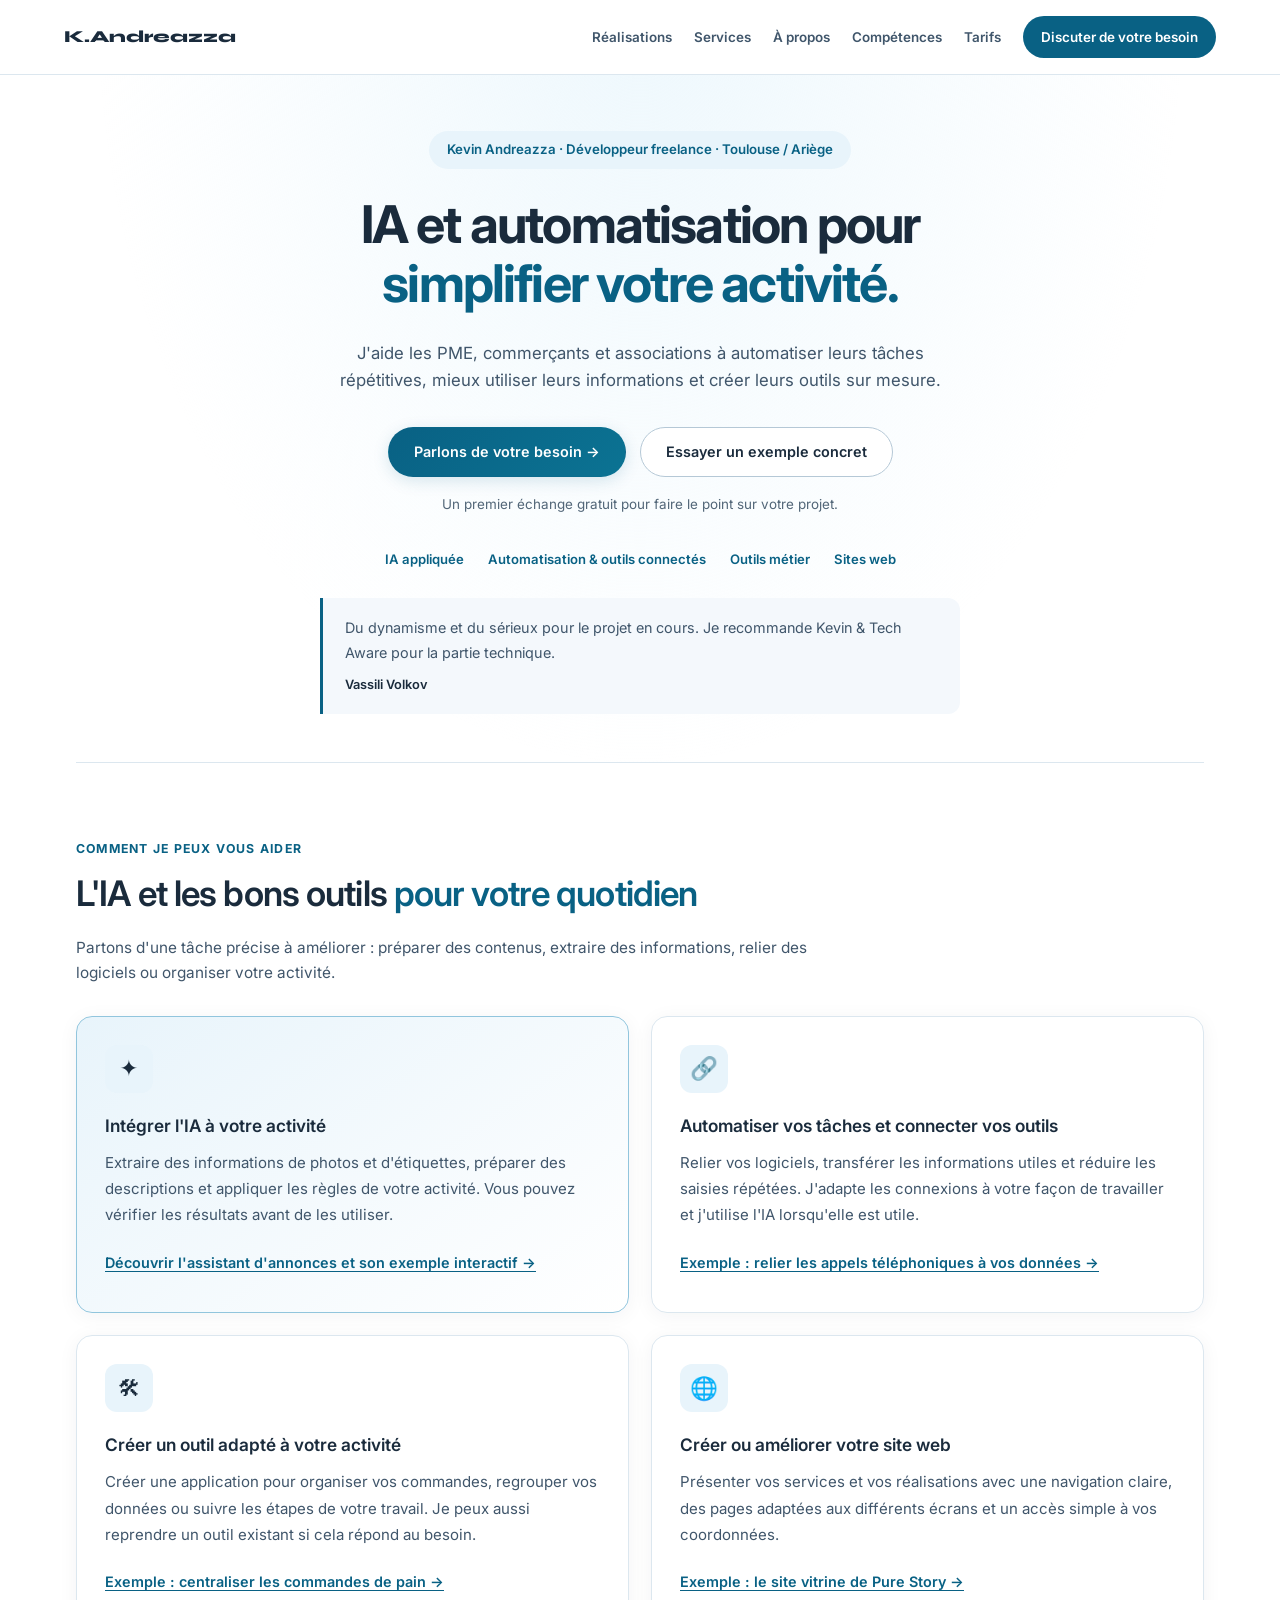
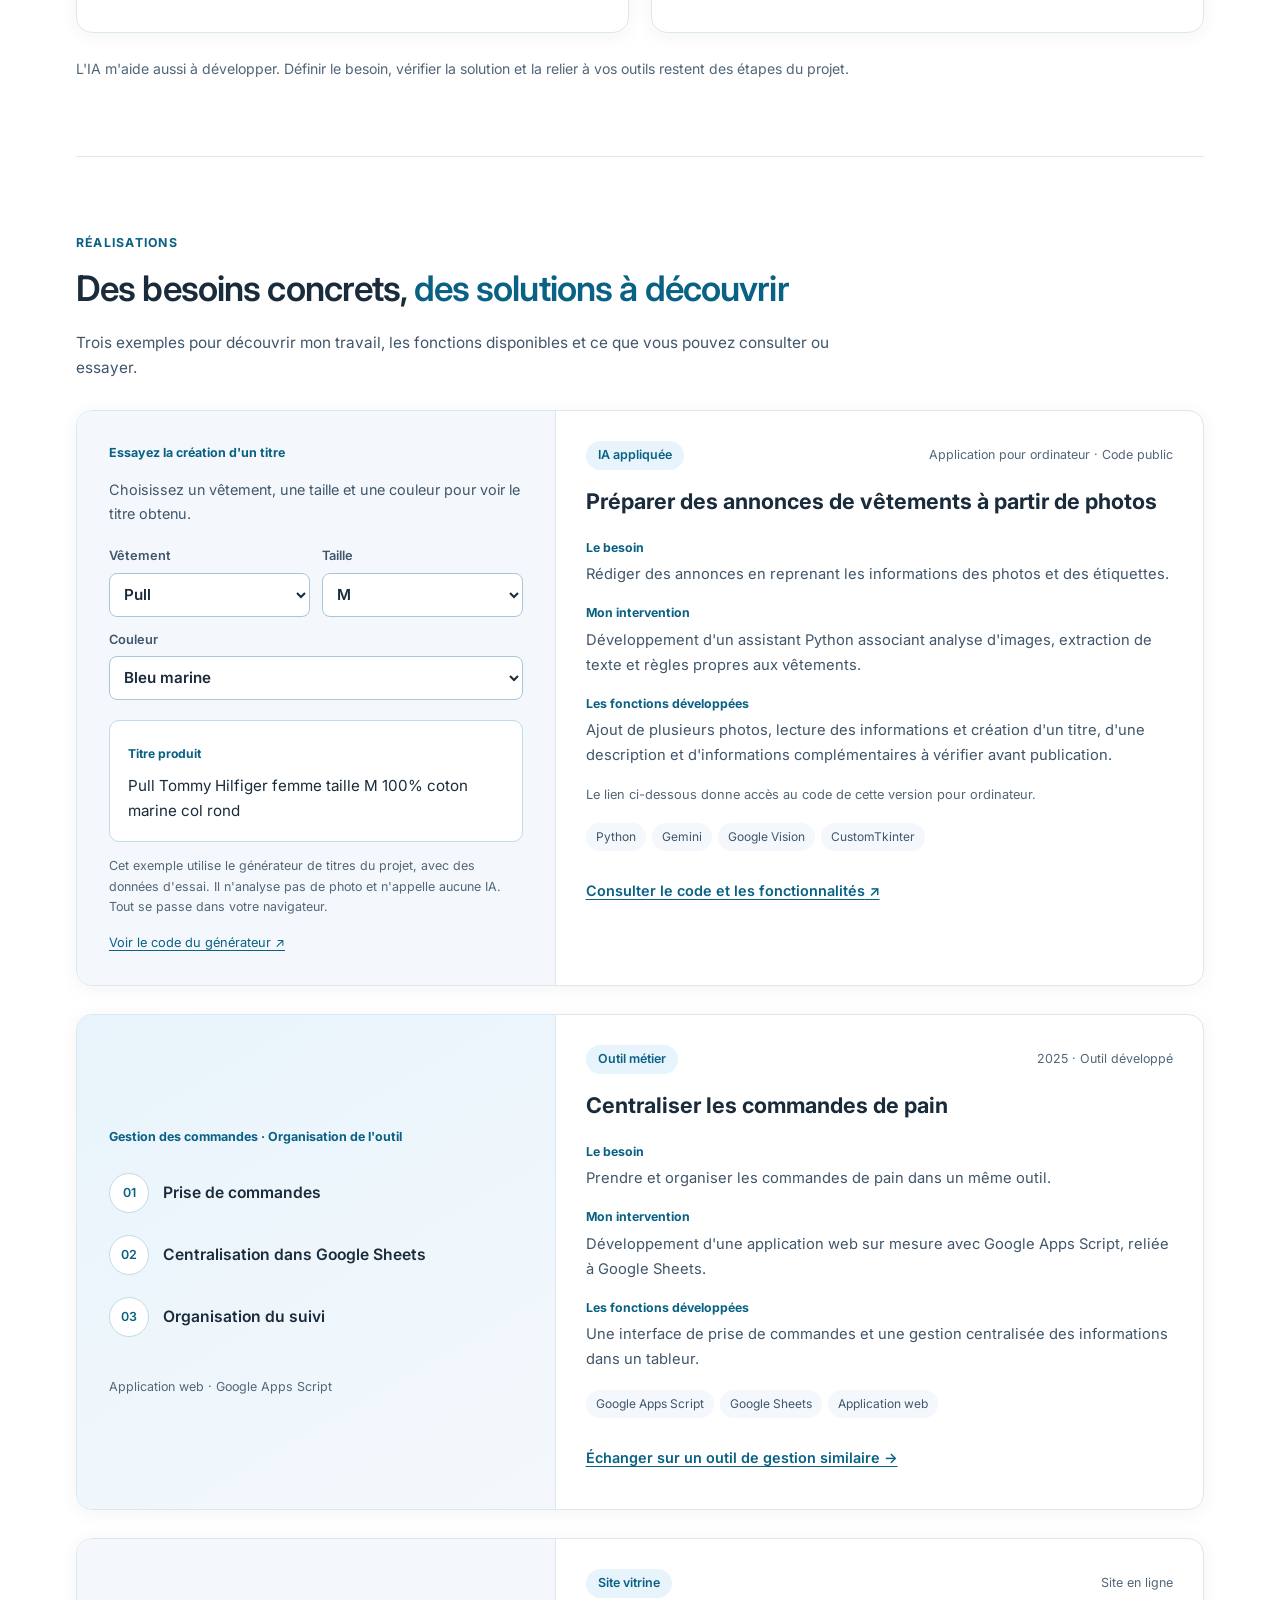
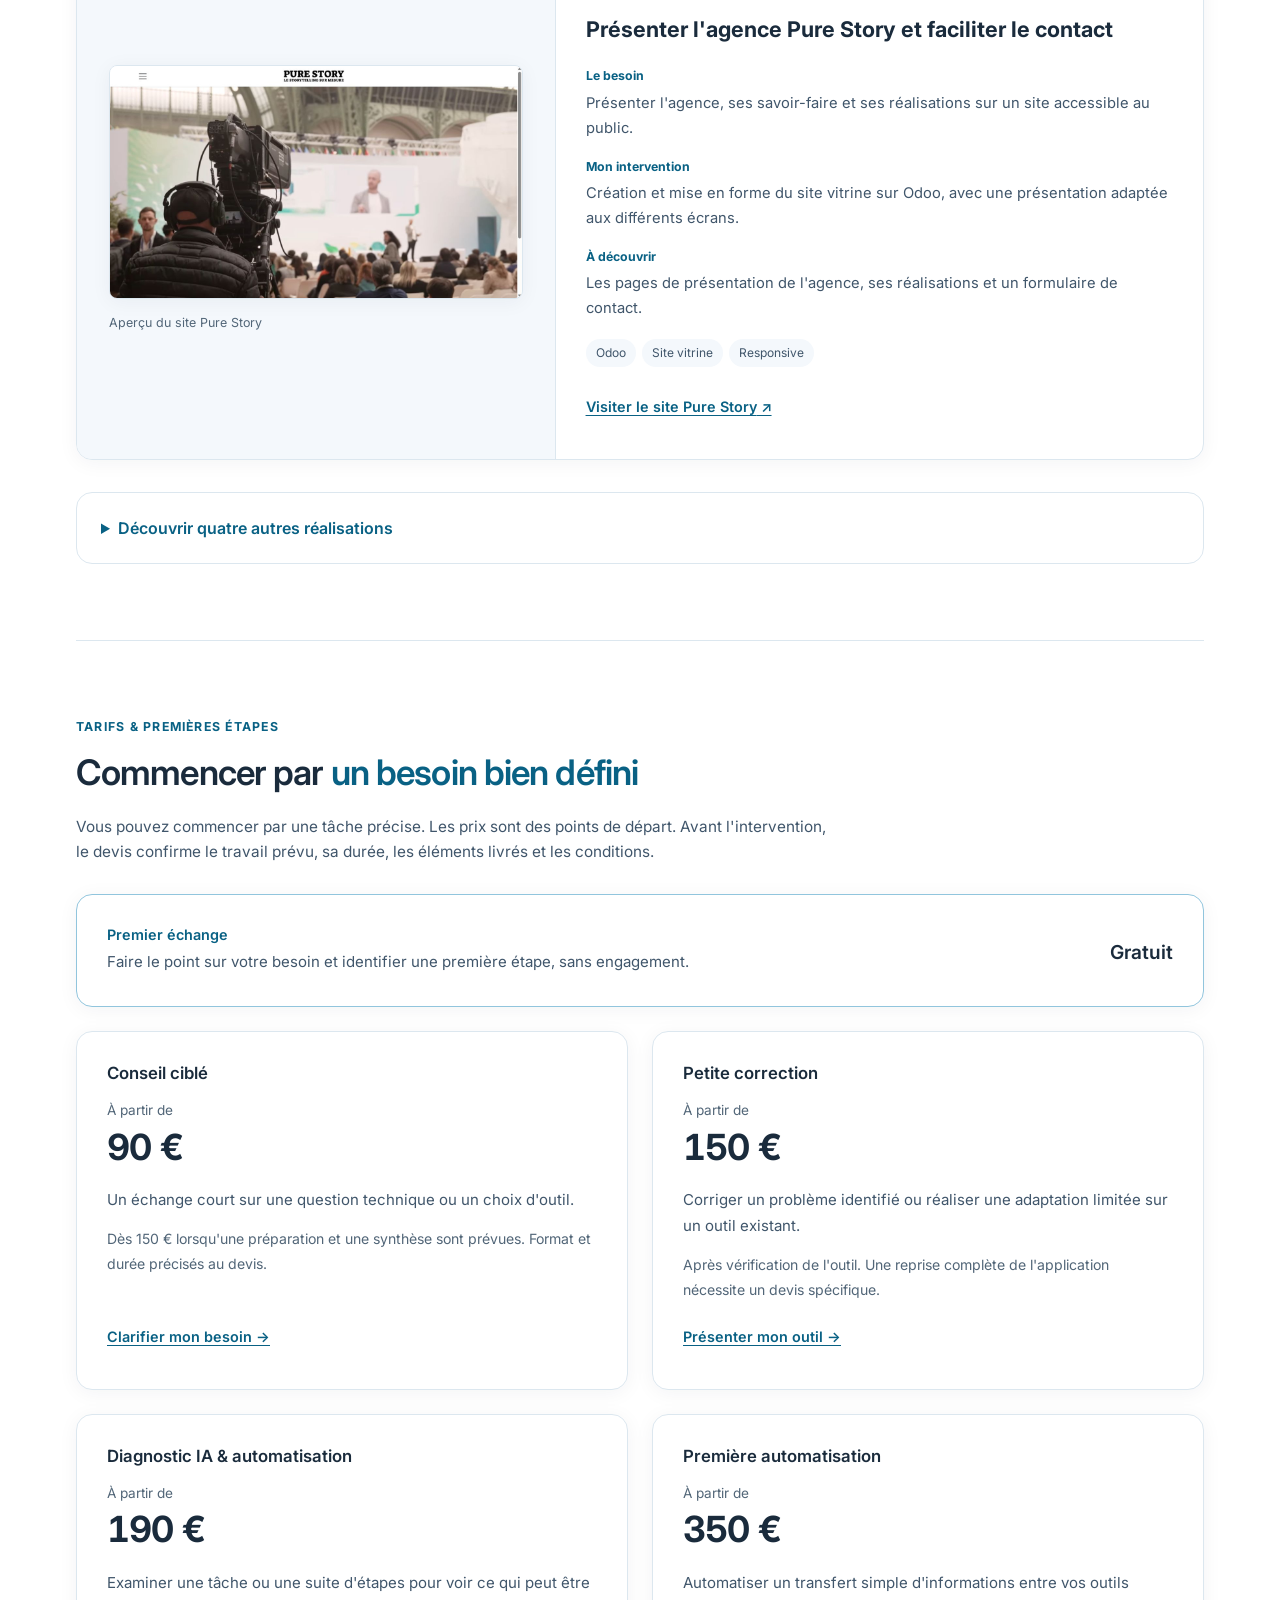
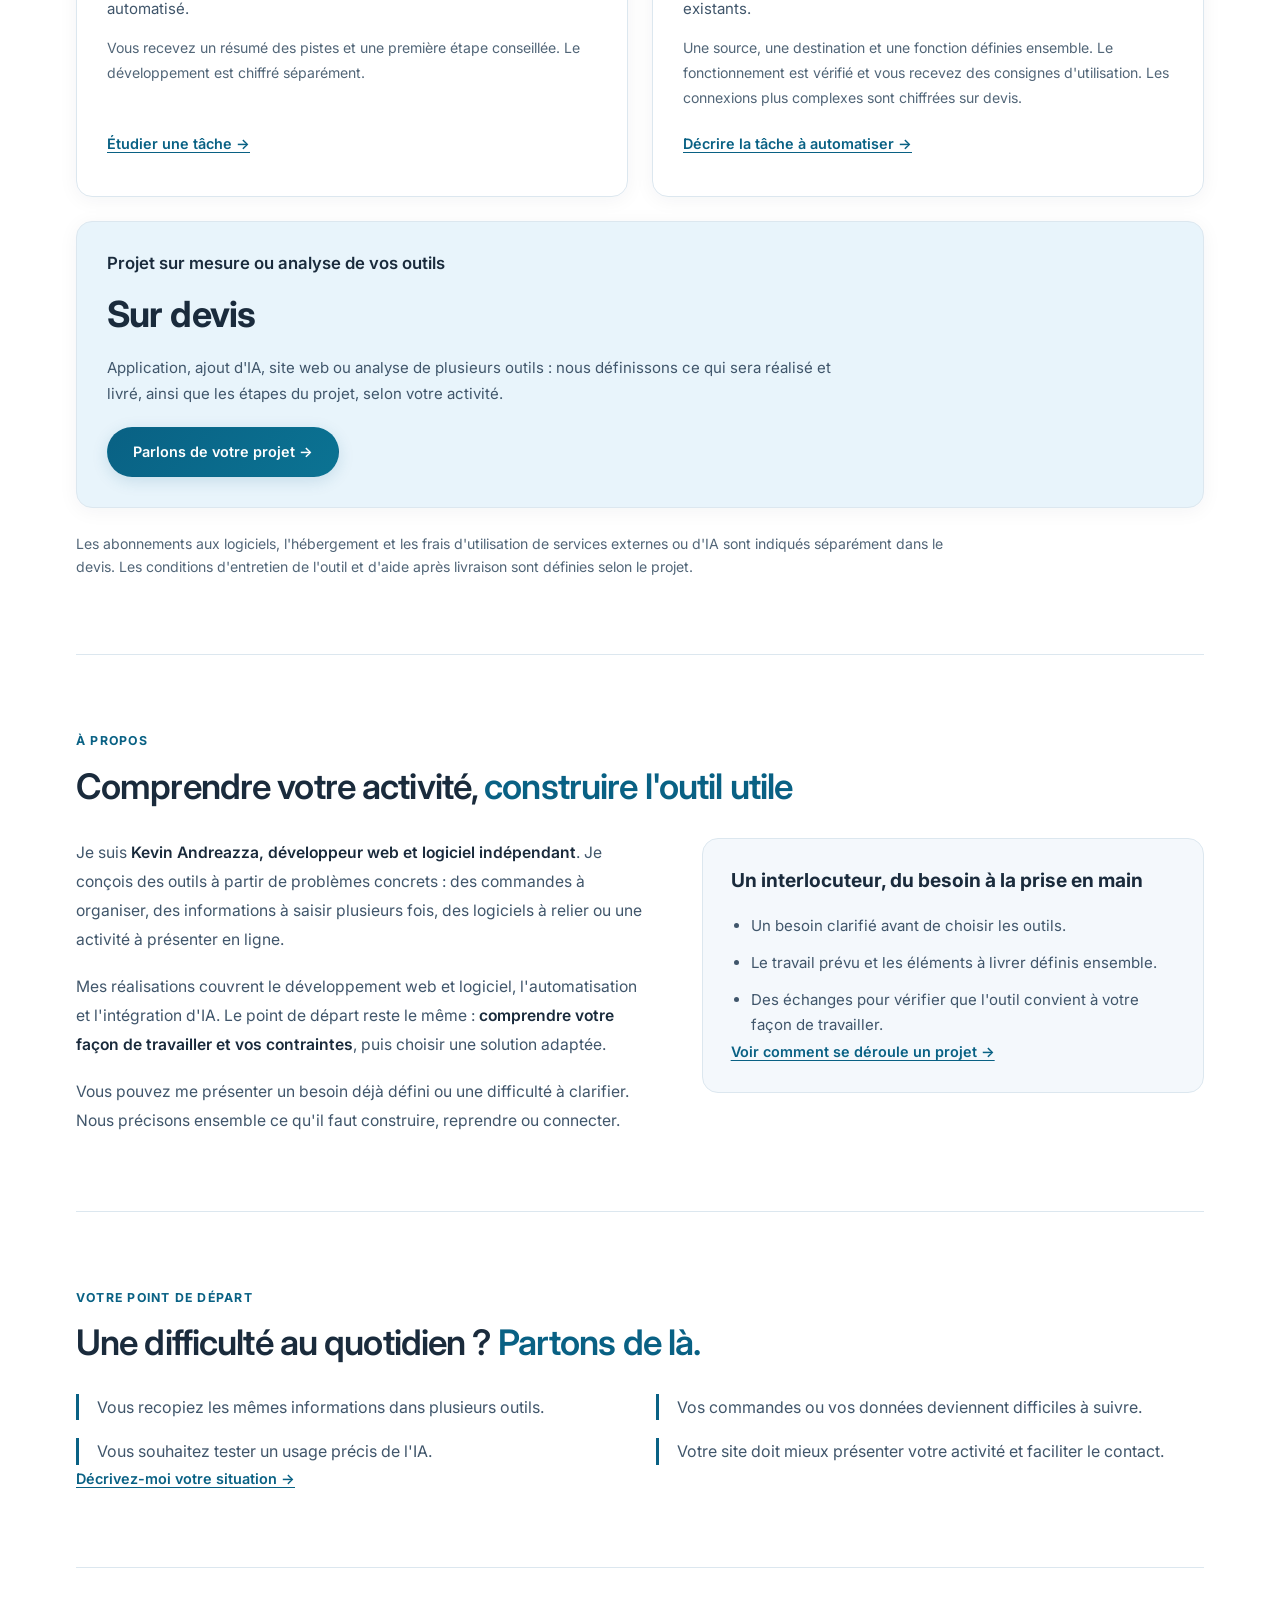
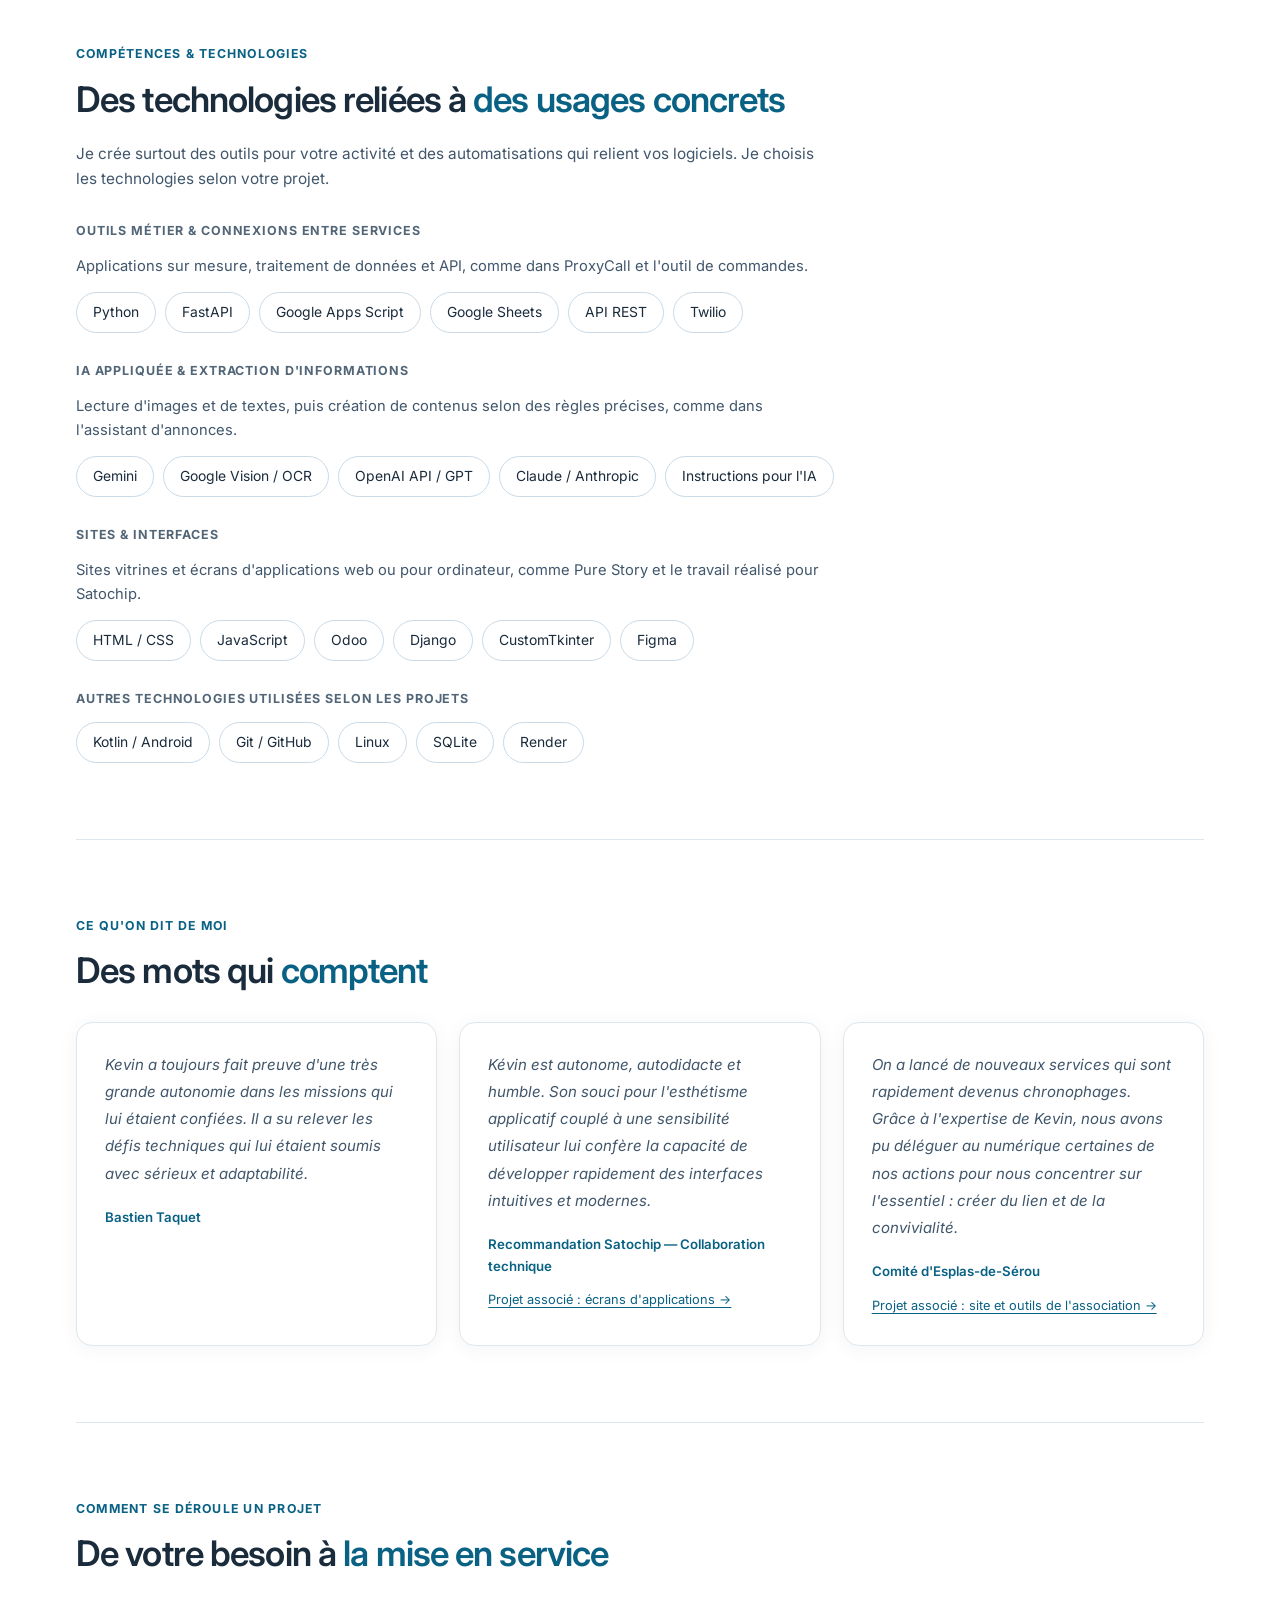
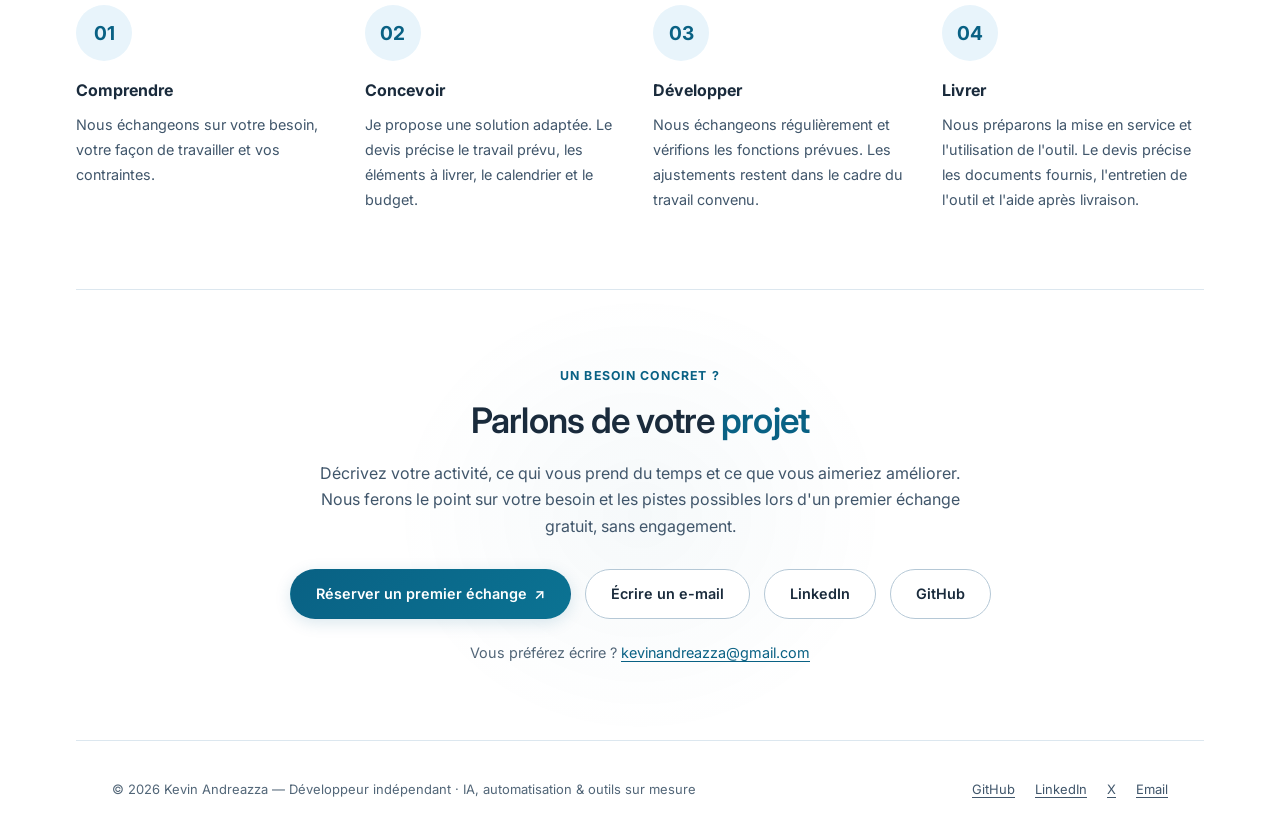
<file: docs/index.html>
<!DOCTYPE html>
<html lang="fr">
<head>
  <meta charset="UTF-8">
  <meta name="viewport" content="width=device-width, initial-scale=1.0">
  <title>Kevin Andreazza — Développeur freelance · IA & automatisation sur mesure</title>
  <meta name="description" content="Kevin Andreazza, développeur freelance à Toulouse et en Ariège. IA appliquée, automatisation et outils sur mesure pour simplifier votre activité. Découvrez mes réalisations et des prestations pour démarrer.">
  <link rel="canonical" href="https://tech-aware.github.io/dev_profile_kevin/">
  <meta name="theme-color" content="#096184">
  <meta property="og:type" content="website">
  <meta property="og:locale" content="fr_FR">
  <meta property="og:title" content="Kevin Andreazza — IA et automatisation sur mesure">
  <meta property="og:description" content="IA appliquée, automatisation et outils métier pour les PME, commerçants et associations.">
  <meta property="og:url" content="https://tech-aware.github.io/dev_profile_kevin/">
  <meta name="twitter:card" content="summary">
  <link rel="icon" href="assets/favicon.svg" type="image/svg+xml">
  <link rel="preconnect" href="https://fonts.googleapis.com">
  <link rel="preconnect" href="https://fonts.gstatic.com" crossorigin>
  <link rel="stylesheet" href="css/style.css?v=20261027-5">
</head>
<body>
<a class="skip-link" href="#contenu">Aller au contenu</a>

<div class="bg-gradient" aria-hidden="true"></div>

<nav aria-label="Navigation principale">
  <a class="logo" href="#top" aria-label="Kevin Andreazza, accueil">K.Andreazza</a>
  <button class="nav-toggle" type="button" aria-expanded="false" aria-controls="navigation-links">Menu <span aria-hidden="true">☰</span></button>
  <div class="nav-links" id="navigation-links">
    <a href="#projects">Réalisations</a>
    <a href="#services">Services</a>
    <a href="#about">À propos</a>
    <a href="#stack">Compétences</a>
    <a href="#pricing">Tarifs</a>
    <a href="#contact" class="nav-cta">Discuter de votre besoin</a>
  </div>
</nav>

<main id="contenu" tabindex="-1">
<!-- HERO -->
<section class="hero" id="top">
  <div class="hero-label">Kevin Andreazza · Développeur freelance · Toulouse / Ariège</div>
  <h1>IA et automatisation pour <em>simplifier votre activité.</em></h1>
  <p class="hero-sub">J'aide les PME, commerçants et associations à automatiser leurs tâches répétitives, mieux utiliser leurs informations et créer leurs outils sur mesure.</p>
  <div class="hero-actions">
    <a href="#contact" class="btn-primary">Parlons de votre besoin →</a>
    <a href="#demo-titre" class="btn-secondary">Essayer un exemple concret</a>
  </div>
  <p class="hero-note">Un premier échange gratuit pour faire le point sur votre projet.</p>
  <ul class="hero-skills" aria-label="Domaines d'intervention">
    <li>IA appliquée</li><li>Automatisation &amp; outils connectés</li><li>Outils métier</li><li>Sites web</li>
  </ul>
  <figure class="hero-testimonial">
    <blockquote><p>Du dynamisme et du sérieux pour le projet en cours. Je recommande Kevin &amp; Tech Aware pour la partie technique.</p></blockquote>
    <figcaption>Vassili Volkov</figcaption>
  </figure>
</section>

<div class="section-divider"></div>

<!-- SERVICES -->
<section id="services">
  <div class="section-label reveal">Comment je peux vous aider</div>
  <h2 class="section-title reveal-3d">L'IA et les bons outils <em>pour votre quotidien</em></h2>
  <p class="section-intro">Partons d'une tâche précise à améliorer : préparer des contenus, extraire des informations, relier des logiciels ou organiser votre activité.</p>
  <div class="services-grid">
    <article class="service-card service-card-featured reveal-3d">
      <div class="service-icon" aria-hidden="true">✦</div>
      <h3>Intégrer l'IA à votre activité</h3>
      <p>Extraire des informations de photos et d'étiquettes, préparer des descriptions et appliquer les règles de votre activité. Vous pouvez vérifier les résultats avant de les utiliser.</p>
      <a class="project-link" href="#case-vinted">Découvrir l'assistant d'annonces et son exemple interactif →</a>
    </article>
    <article class="service-card reveal-3d">
      <div class="service-icon" aria-hidden="true">🔗</div>
      <h3>Automatiser vos tâches et connecter vos outils</h3>
      <p>Relier vos logiciels, transférer les informations utiles et réduire les saisies répétées. J'adapte les connexions à votre façon de travailler et j'utilise l'IA lorsqu'elle est utile.</p>
      <a class="project-link" href="#project-proxycall">Exemple : relier les appels téléphoniques à vos données →</a>
    </article>
    <article class="service-card reveal-3d">
      <div class="service-icon" aria-hidden="true">🛠</div>
      <h3>Créer un outil adapté à votre activité</h3>
      <p>Créer une application pour organiser vos commandes, regrouper vos données ou suivre les étapes de votre travail. Je peux aussi reprendre un outil existant si cela répond au besoin.</p>
      <a class="project-link" href="#case-pain">Exemple : centraliser les commandes de pain →</a>
    </article>
    <article class="service-card reveal-3d">
      <div class="service-icon" aria-hidden="true">🌐</div>
      <h3>Créer ou améliorer votre site web</h3>
      <p>Présenter vos services et vos réalisations avec une navigation claire, des pages adaptées aux différents écrans et un accès simple à vos coordonnées.</p>
      <a class="project-link" href="#case-pure-story">Exemple : le site vitrine de Pure Story →</a>
    </article>
  </div>
  <p class="service-note">L'IA m'aide aussi à développer. Définir le besoin, vérifier la solution et la relier à vos outils restent des étapes du projet.</p>
</section>

<div class="section-divider"></div>

<!-- PROJECTS -->
<section id="projects">
  <div class="section-label reveal">Réalisations</div>
  <h2 class="section-title reveal-3d">Des besoins concrets, <em>des solutions à découvrir</em></h2>
  <p class="section-intro">Trois exemples pour découvrir mon travail, les fonctions disponibles et ce que vous pouvez consulter ou essayer.</p>
  <div class="case-studies">
    <article class="case-study reveal" id="case-vinted">
      <div class="case-visual demo-visual" id="demo-titre">
        <p class="visual-label">Essayez la création d'un titre</p>
        <p class="demo-intro" id="demo-explanation">Choisissez un vêtement, une taille et une couleur pour voir le titre obtenu.</p>
        <div class="title-demo" hidden>
          <div class="demo-fields" role="group" aria-describedby="demo-explanation">
            <label for="demo-garment">Vêtement<select id="demo-garment"><option value="pull">Pull</option><option value="gilet">Gilet</option></select></label>
            <label for="demo-size">Taille<select id="demo-size"><option>S</option><option selected>M</option><option>L</option><option>XL</option></select></label>
            <label for="demo-color">Couleur<select id="demo-color"><option value="bleu marine">Bleu marine</option><option value="rouge">Rouge</option><option value="beige">Beige</option></select></label>
          </div>
          <div class="demo-result"><span id="demo-output-label">Titre produit</span><output id="demo-output" aria-labelledby="demo-output-label" aria-live="polite"></output></div>
        </div>
        <p class="demo-fallback">Exemple de titre : Pull Tommy Hilfiger femme taille M 100% coton marine col rond.</p>
        <p class="visual-caption">Cet exemple utilise le générateur de titres du projet, avec des données d'essai. Il n'analyse pas de photo et n'appelle aucune IA. Tout se passe dans votre navigateur.</p>
        <a class="demo-source" href="https://github.com/Tech-Aware/vinted-assistant-v1.0.0/blob/62d963a22302ca748693e796846c3bf1c00a3845/apps_script/TitleEngine.gs" target="_blank" rel="noopener noreferrer">Voir le code du générateur<span class="sr-only"> (nouvel onglet)</span> ↗</a>
      </div>
      <div class="case-content">
        <div class="project-meta"><span class="project-type">IA appliquée</span><span class="project-year">Application pour ordinateur · Code public</span></div>
        <h3>Préparer des annonces de vêtements à partir de photos</h3>
        <dl class="case-details">
          <div><dt>Le besoin</dt><dd>Rédiger des annonces en reprenant les informations des photos et des étiquettes.</dd></div>
          <div><dt>Mon intervention</dt><dd>Développement d'un assistant Python associant analyse d'images, extraction de texte et règles propres aux vêtements.</dd></div>
          <div><dt>Les fonctions développées</dt><dd>Ajout de plusieurs photos, lecture des informations et création d'un titre, d'une description et d'informations complémentaires à vérifier avant publication.</dd></div>
        </dl>
        <p class="case-status">Le lien ci-dessous donne accès au code de cette version pour ordinateur.</p>
        <div class="project-stack"><span>Python</span><span>Gemini</span><span>Google Vision</span><span>CustomTkinter</span></div>
        <a class="project-link" href="https://github.com/Tech-Aware/vinted-assistant-v1.0.0" target="_blank" rel="noopener noreferrer">Consulter le code et les fonctionnalités<span aria-hidden="true"> ↗</span><span class="sr-only"> (nouvel onglet)</span></a>
      </div>
    </article>
    <article class="case-study reveal" id="case-pain">
      <div class="case-visual flow-visual">
        <p class="visual-label">Gestion des commandes · Organisation de l'outil</p>
        <ol class="workflow"><li>Prise de commandes</li><li>Centralisation dans Google Sheets</li><li>Organisation du suivi</li></ol>
        <p class="visual-caption">Application web · Google Apps Script</p>
      </div>
      <div class="case-content">
        <div class="project-meta"><span class="project-type">Outil métier</span><span class="project-year">2025 · Outil développé</span></div>
        <h3>Centraliser les commandes de pain</h3>
        <dl class="case-details">
          <div><dt>Le besoin</dt><dd>Prendre et organiser les commandes de pain dans un même outil.</dd></div>
          <div><dt>Mon intervention</dt><dd>Développement d'une application web sur mesure avec Google Apps Script, reliée à Google Sheets.</dd></div>
          <div><dt>Les fonctions développées</dt><dd>Une interface de prise de commandes et une gestion centralisée des informations dans un tableur.</dd></div>
        </dl>
        <div class="project-stack"><span>Google Apps Script</span><span>Google Sheets</span><span>Application web</span></div>
        <a class="project-link" href="#contact">Échanger sur un outil de gestion similaire →</a>
      </div>
    </article>
    <article class="case-study reveal" id="case-pure-story">
      <div class="case-visual site-visual">
        <img src="assets/pure-story.jpg" alt="Page d'accueil du site Pure Story présentant l'agence et ses réalisations" loading="lazy" width="1265" height="720">
        <p class="visual-caption">Aperçu du site Pure Story</p>
      </div>
      <div class="case-content">
        <div class="project-meta"><span class="project-type">Site vitrine</span><span class="project-year">Site en ligne</span></div>
        <h3>Présenter l'agence Pure Story et faciliter le contact</h3>
        <dl class="case-details">
          <div><dt>Le besoin</dt><dd>Présenter l'agence, ses savoir-faire et ses réalisations sur un site accessible au public.</dd></div>
          <div><dt>Mon intervention</dt><dd>Création et mise en forme du site vitrine sur Odoo, avec une présentation adaptée aux différents écrans.</dd></div>
          <div><dt>À découvrir</dt><dd>Les pages de présentation de l'agence, ses réalisations et un formulaire de contact.</dd></div>
        </dl>
        <div class="project-stack"><span>Odoo</span><span>Site vitrine</span><span>Responsive</span></div>
        <a class="project-link" href="https://pure-story.odoo.com/" target="_blank" rel="noopener noreferrer">Visiter le site Pure Story<span aria-hidden="true"> ↗</span><span class="sr-only"> (nouvel onglet)</span></a>
      </div>
    </article>
  </div>
  <details class="more-projects" id="more-projects">
    <summary>Découvrir quatre autres réalisations</summary>
    <div class="projects-grid">
    <article class="project-card reveal-3d" id="project-comite">
      <img class="project-image" src="assets/comite-esplas.jpg" alt="Page d'accueil du site du Comité d'Esplas-de-Sérou" loading="lazy" width="1265" height="720">
      <div class="project-meta"><span class="project-type">Site web</span><span class="project-year">2025</span></div>
      <h3>Site du Comité d'Esplas-de-Sérou</h3>
      <p>Création d'un site pour regrouper les informations de l'association, présenter ses activités et annoncer les événements.</p>
      <div class="project-stack"><span>Site associatif</span><span>HTML / CSS</span><span>JavaScript</span></div>
      <a class="project-link" href="https://cdfesplas.com/" target="_blank" rel="noopener noreferrer">Visiter le site<span aria-hidden="true"> ↗</span><span class="sr-only"> (nouvel onglet)</span></a>
    </article>
    <article class="project-card reveal-3d" id="project-proxycall">
      <div class="project-meta"><span class="project-type">API &amp; automatisation</span><span class="project-year">Code public</span></div>
      <h3>ProxyCall : relier les appels téléphoniques aux données</h3>
      <p>Outil développé pour Reseller 2.0 afin d'attribuer des numéros de téléphone intermédiaires. Il dirige les appels avec Twilio et échange des informations avec Google Sheets grâce à un service FastAPI.</p>
      <div class="project-stack"><span>Python / FastAPI</span><span>Twilio</span><span>Google Sheets</span><span>Render</span></div>
      <a class="project-link" href="https://github.com/Tech-Aware/ProxyCall" target="_blank" rel="noopener noreferrer">Consulter le dépôt GitHub<span aria-hidden="true"> ↗</span><span class="sr-only"> (nouvel onglet)</span></a>
    </article>
    <article class="project-card reveal-3d" id="project-satochip">
      <div class="project-meta"><span class="project-type">Application pour ordinateur</span><span class="project-year">2024</span></div>
      <h3>Modernisation d'interfaces Windows pour Satochip</h3>
      <p>Refonte des écrans des applications Windows de Satochip pour les rendre plus lisibles, plus faciles à utiliser et cohérents entre eux.</p>
      <div class="project-stack"><span>Python</span><span>CustomTkinter</span><span>Figma</span><span>Build Automation</span></div>
    </article>
    <article class="project-card reveal-3d">
      <div class="project-meta"><span class="project-type">Application Android</span><span class="project-year">2026</span></div>
      <h3>Application Android pour les campagnes SMS</h3>
      <p>Application Android développée en Kotlin, reliée à Google Sheets et Google Apps Script pour récupérer et envoyer des campagnes SMS.</p>
      <div class="project-stack"><span>Kotlin / Android</span><span>Google Apps Script</span><span>Google Sheets</span></div>
    </article>
    </div>
  </details>
</section>

<div class="section-divider"></div>

<!-- PRICING -->
<section id="pricing">
  <div class="section-label reveal">Tarifs &amp; premières étapes</div>
  <h2 class="section-title reveal-3d">Commencer par <em>un besoin bien défini</em></h2>
  <p class="section-intro">Vous pouvez commencer par une tâche précise. Les prix sont des points de départ. Avant l'intervention, le devis confirme le travail prévu, sa durée, les éléments livrés et les conditions.</p>
  <div class="pricing-grid">
    <a href="https://calendly.com/kevinandreazza/premier-contact" target="_blank" rel="noopener noreferrer" class="pricing-card pricing-card-link reveal-3d">
      <div class="pricing-label">Premier échange</div><div class="pricing-price">Gratuit</div>
      <p>Faire le point sur votre besoin et identifier une première étape, sans engagement.</p>
    </a>
    <article class="pricing-card reveal-3d">
      <h3 class="pricing-label">Conseil ciblé</h3><div class="pricing-prefix">À partir de</div><div class="pricing-price">90 €</div>
      <p>Un échange court sur une question technique ou un choix d'outil.</p>
      <p class="pricing-scope">Dès 150 € lorsqu'une préparation et une synthèse sont prévues. Format et durée précisés au devis.</p>
      <a class="project-link" href="#contact">Clarifier mon besoin →</a>
    </article>
    <article class="pricing-card reveal-3d">
      <h3 class="pricing-label">Petite correction</h3><div class="pricing-prefix">À partir de</div><div class="pricing-price">150 €</div>
      <p>Corriger un problème identifié ou réaliser une adaptation limitée sur un outil existant.</p>
      <p class="pricing-scope">Après vérification de l'outil. Une reprise complète de l'application nécessite un devis spécifique.</p>
      <a class="project-link" href="#contact">Présenter mon outil →</a>
    </article>
    <article class="pricing-card reveal-3d">
      <h3 class="pricing-label">Diagnostic IA &amp; automatisation</h3><div class="pricing-prefix">À partir de</div><div class="pricing-price">190 €</div>
      <p>Examiner une tâche ou une suite d'étapes pour voir ce qui peut être automatisé.</p>
      <p class="pricing-scope">Vous recevez un résumé des pistes et une première étape conseillée. Le développement est chiffré séparément.</p>
      <a class="project-link" href="#contact">Étudier une tâche →</a>
    </article>
    <article class="pricing-card reveal-3d">
      <h3 class="pricing-label">Première automatisation</h3><div class="pricing-prefix">À partir de</div><div class="pricing-price">350 €</div>
      <p>Automatiser un transfert simple d'informations entre vos outils existants.</p>
      <p class="pricing-scope">Une source, une destination et une fonction définies ensemble. Le fonctionnement est vérifié et vous recevez des consignes d'utilisation. Les connexions plus complexes sont chiffrées sur devis.</p>
      <a class="project-link" href="#contact">Décrire la tâche à automatiser →</a>
    </article>
    <article class="pricing-card pricing-card-accent reveal-3d">
      <h3 class="pricing-label">Projet sur mesure ou analyse de vos outils</h3><div class="pricing-price">Sur devis</div>
      <p>Application, ajout d'IA, site web ou analyse de plusieurs outils : nous définissons ce qui sera réalisé et livré, ainsi que les étapes du projet, selon votre activité.</p>
      <a href="#contact" class="btn-primary">Parlons de votre projet →</a>
    </article>
  </div>
  <p class="pricing-note">Les abonnements aux logiciels, l'hébergement et les frais d'utilisation de services externes ou d'IA sont indiqués séparément dans le devis. Les conditions d'entretien de l'outil et d'aide après livraison sont définies selon le projet.</p>
</section>

<div class="section-divider"></div>

<!-- ABOUT -->
<section id="about">
  <div class="section-label reveal">À propos</div>
  <h2 class="section-title reveal-3d">Comprendre votre activité, <em>construire l'outil utile</em></h2>
  <div class="about-grid">
    <div class="about-text reveal">
      <p>Je suis <strong>Kevin Andreazza, développeur web et logiciel indépendant</strong>. Je conçois des outils à partir de problèmes concrets : des commandes à organiser, des informations à saisir plusieurs fois, des logiciels à relier ou une activité à présenter en ligne.</p>
      <p>Mes réalisations couvrent le développement web et logiciel, l'automatisation et l'intégration d'IA. Le point de départ reste le même : <strong>comprendre votre façon de travailler et vos contraintes</strong>, puis choisir une solution adaptée.</p>
      <p>Vous pouvez me présenter un besoin déjà défini ou une difficulté à clarifier. Nous précisons ensemble ce qu'il faut construire, reprendre ou connecter.</p>
    </div>
    <aside class="about-highlight reveal-3d" aria-label="Mon approche">
      <h3>Un interlocuteur, du besoin à la prise en main</h3>
      <ul class="approach-list">
        <li>Un besoin clarifié avant de choisir les outils.</li>
        <li>Le travail prévu et les éléments à livrer définis ensemble.</li>
        <li>Des échanges pour vérifier que l'outil convient à votre façon de travailler.</li>
      </ul>
      <a class="project-link" href="#process">Voir comment se déroule un projet →</a>
    </aside>
  </div>
</section>

<div class="section-divider"></div>

<!-- CIBLES -->
<section id="cibles">
  <div class="section-label reveal">Votre point de départ</div>
  <h2 class="section-title reveal-3d">Une difficulté au quotidien ? <em>Partons de là.</em></h2>
  <ul class="needs-list reveal">
    <li>Vous recopiez les mêmes informations dans plusieurs outils.</li>
    <li>Vos commandes ou vos données deviennent difficiles à suivre.</li>
    <li>Vous souhaitez tester un usage précis de l'IA.</li>
    <li>Votre site doit mieux présenter votre activité et faciliter le contact.</li>
  </ul>
  <a class="project-link" href="#contact">Décrivez-moi votre situation →</a>
</section>

<div class="section-divider"></div>

<!-- STACK -->
<section id="stack">
  <div class="section-label reveal">Compétences &amp; technologies</div>
  <h2 class="section-title reveal-3d">Des technologies reliées à <em>des usages concrets</em></h2>
  <p class="section-intro">Je crée surtout des outils pour votre activité et des automatisations qui relient vos logiciels. Je choisis les technologies selon votre projet.</p>
  <div class="stack-category reveal">
    <h3 class="stack-category-label">Outils métier &amp; connexions entre services</h3>
    <p class="stack-context">Applications sur mesure, traitement de données et API, comme dans ProxyCall et l'outil de commandes.</p>
    <div class="stack-row"><span class="stack-pill">Python</span><span class="stack-pill">FastAPI</span><span class="stack-pill">Google Apps Script</span><span class="stack-pill">Google Sheets</span><span class="stack-pill">API REST</span><span class="stack-pill">Twilio</span></div>
  </div>
  <div class="stack-category reveal">
    <h3 class="stack-category-label">IA appliquée &amp; extraction d'informations</h3>
    <p class="stack-context">Lecture d'images et de textes, puis création de contenus selon des règles précises, comme dans l'assistant d'annonces.</p>
    <div class="stack-row"><span class="stack-pill">Gemini</span><span class="stack-pill">Google Vision / OCR</span><span class="stack-pill">OpenAI API / GPT</span><span class="stack-pill">Claude / Anthropic</span><span class="stack-pill">Instructions pour l'IA</span></div>
  </div>
  <div class="stack-category reveal">
    <h3 class="stack-category-label">Sites &amp; interfaces</h3>
    <p class="stack-context">Sites vitrines et écrans d'applications web ou pour ordinateur, comme Pure Story et le travail réalisé pour Satochip.</p>
    <div class="stack-row"><span class="stack-pill">HTML / CSS</span><span class="stack-pill">JavaScript</span><span class="stack-pill">Odoo</span><span class="stack-pill">Django</span><span class="stack-pill">CustomTkinter</span><span class="stack-pill">Figma</span></div>
  </div>
  <div class="stack-category reveal">
    <h3 class="stack-category-label">Autres technologies utilisées selon les projets</h3>
    <div class="stack-row"><span class="stack-pill">Kotlin / Android</span><span class="stack-pill">Git / GitHub</span><span class="stack-pill">Linux</span><span class="stack-pill">SQLite</span><span class="stack-pill">Render</span></div>
  </div>
</section>

<div class="section-divider"></div>

<!-- TESTIMONIALS -->
<section id="testimonials">
  <div class="section-label reveal">Ce qu'on dit de moi</div>
  <h2 class="section-title reveal-3d">Des mots qui <em>comptent</em></h2>
  <div class="testimonials-grid">
    <div class="testimonial reveal-3d">
      <p>Kevin a toujours fait preuve d'une très grande autonomie dans les missions qui lui étaient confiées. Il a su relever les défis techniques qui lui étaient soumis avec sérieux et adaptabilité.</p>
      <div class="testimonial-author">Bastien Taquet</div>
    </div>
    <div class="testimonial reveal-3d">
      <p>Kévin est autonome, autodidacte et humble. Son souci pour l'esthétisme applicatif couplé à une sensibilité utilisateur lui confère la capacité de développer rapidement des interfaces intuitives et modernes.</p>
      <div class="testimonial-author">Recommandation Satochip — Collaboration technique</div>
      <a class="testimonial-context" href="#project-satochip">Projet associé : écrans d'applications →</a>
    </div>
    <div class="testimonial reveal-3d">
      <p>On a lancé de nouveaux services qui sont rapidement devenus chronophages. Grâce à l'expertise de Kevin, nous avons pu déléguer au numérique certaines de nos actions pour nous concentrer sur l'essentiel : créer du lien et de la convivialité.</p>
      <div class="testimonial-author">Comité d'Esplas-de-Sérou</div>
      <a class="testimonial-context" href="#project-comite">Projet associé : site et outils de l'association →</a>
    </div>
  </div>
</section>

<div class="section-divider"></div>

<!-- PROCESS -->
<section id="process">
  <div class="section-label reveal">Comment se déroule un projet</div>
  <h2 class="section-title reveal-3d">De votre besoin à <em>la mise en service</em></h2>
  <div class="process-steps">
    <div class="step reveal-3d">
      <div class="step-num-wrap"><div class="step-num">01</div></div>
      <h4>Comprendre</h4>
      <p>Nous échangeons sur votre besoin, votre façon de travailler et vos contraintes.</p>
    </div>
    <div class="step reveal-3d">
      <div class="step-num-wrap"><div class="step-num">02</div></div>
      <h4>Concevoir</h4>
      <p>Je propose une solution adaptée. Le devis précise le travail prévu, les éléments à livrer, le calendrier et le budget.</p>
    </div>
    <div class="step reveal-3d">
      <div class="step-num-wrap"><div class="step-num">03</div></div>
      <h4>Développer</h4>
      <p>Nous échangeons régulièrement et vérifions les fonctions prévues. Les ajustements restent dans le cadre du travail convenu.</p>
    </div>
    <div class="step reveal-3d">
      <div class="step-num-wrap"><div class="step-num">04</div></div>
      <h4>Livrer</h4>
      <p>Nous préparons la mise en service et l'utilisation de l'outil. Le devis précise les documents fournis, l'entretien de l'outil et l'aide après livraison.</p>
    </div>
  </div>
</section>

<div class="section-divider"></div>

<!-- CTA -->
<section class="cta-section" id="contact">
  <div class="cta-glow" aria-hidden="true"></div>
  <div class="section-label reveal">Un besoin concret ?</div>
  <h2 class="section-title reveal-3d">Parlons de votre <em>projet</em></h2>
  <p class="cta-sub reveal">Décrivez votre activité, ce qui vous prend du temps et ce que vous aimeriez améliorer. Nous ferons le point sur votre besoin et les pistes possibles lors d'un premier échange gratuit, sans engagement.</p>
  <div class="cta-buttons reveal">
    <a href="https://calendly.com/kevinandreazza/premier-contact" target="_blank" rel="noopener noreferrer" class="btn-primary">Réserver un premier échange<span aria-hidden="true"> ↗</span><span class="sr-only"> (nouvel onglet)</span></a>
    <a href="mailto:kevinandreazza@gmail.com" class="btn-secondary">Écrire un e-mail</a>
    <a href="https://www.linkedin.com/in/kevin-andreazza/" target="_blank" rel="noopener noreferrer" class="btn-secondary">LinkedIn</a>
    <a href="https://github.com/Tech-Aware" target="_blank" rel="noopener noreferrer" class="btn-secondary">GitHub</a>

  </div>
  <p class="contact-address">Vous préférez écrire ? <a href="mailto:kevinandreazza@gmail.com">kevinandreazza@gmail.com</a></p>
</section>

</main>

<footer>
  <div>© 2026 Kevin Andreazza — Développeur indépendant · IA, automatisation &amp; outils sur mesure</div>
  <div class="footer-links">
    <a href="https://github.com/Tech-Aware" target="_blank" rel="noopener noreferrer">GitHub</a>
    <a href="https://www.linkedin.com/in/kevin-andreazza/" target="_blank" rel="noopener noreferrer">LinkedIn</a>
    <a href="https://x.com/tech_aware_" target="_blank" rel="noopener noreferrer">X</a>
    <a href="mailto:kevinandreazza@gmail.com">Email</a>
  </div>
</footer>

<script src="js/vinted-title-demo.js?v=20261027" defer></script>
<script src="js/script.js?v=20261027-2" defer></script>
</body>
</html>
</file>
<file: docs/css/style.css>
@import url('https://fonts.googleapis.com/css2?family=Inter:wght@400;500;600;700&family=Syne:wght@800&display=swap');

:root {
  --bg: #fff;
  --bg-soft: #f4f8fc;
  --fg: #1a2b3c;
  --fg-light: #40566b;
  --muted: #526678;
  --accent: #096184;
  --accent-light: #e8f4fb;
  --accent-gradient: linear-gradient(135deg, #096184, #0b7393);
  --card-border: #dce7ef;
  --card-shadow: 0 3px 20px rgb(26 43 60 / 5%);
  --radius: 16px;
  --font-body: Inter, system-ui, -apple-system, BlinkMacSystemFont, "Segoe UI", sans-serif;
}
* { box-sizing: border-box; }
html { scroll-behavior: smooth; scroll-padding-top: 104px; }
body { margin: 0; background: var(--bg); color: var(--fg); font-family: var(--font-body); line-height: 1.65; }
h1, h2, h3, h4, p { margin: 0; }
a { color: var(--accent); text-underline-offset: .2em; }
button, a { -webkit-tap-highlight-color: transparent; }
button { font: inherit; }
button, .btn-primary, .btn-secondary, .project-link { touch-action: manipulation; }
:focus-visible { outline: 3px solid var(--accent); outline-offset: 5px; }
main:focus { outline: none; }
::selection { background: #c9e9f8; }
.sr-only { position: absolute; width: 1px; height: 1px; padding: 0; margin: -1px; overflow: hidden; clip-path: inset(50%); white-space: nowrap; border: 0; }
.skip-link { position: fixed; top: 8px; left: 16px; z-index: 200; padding: 12px 20px; background: #fff; color: var(--accent); border: 2px solid currentColor; border-radius: 8px; transform: translateY(-150%); }
.skip-link:focus { transform: translateY(0); }
.bg-gradient { position: fixed; inset: 0; background: radial-gradient(ellipse at 50% 0%, #eef8fd, transparent 60%); pointer-events: none; z-index: -1; }
nav { position: sticky; top: 0; z-index: 100; display: flex; justify-content: space-between; align-items: center; gap: 24px; padding: 16px max(24px, calc((100vw - 1152px) / 2)); background: rgb(255 255 255 / 96%); border-bottom: 1px solid var(--card-border); }
nav.scrolled { box-shadow: var(--card-shadow); }
.logo { font-family: Syne, sans-serif; font-weight: 800; font-size: 1.05rem; color: var(--fg); text-decoration: none; white-space: nowrap; }
.nav-links { display: flex; gap: 22px; align-items: center; }
.nav-links a { color: var(--fg-light); font-size: .84rem; font-weight: 600; text-decoration: none; }
.nav-links a:hover { color: var(--accent); text-decoration: underline; }
.nav-links .nav-cta { background: var(--accent); color: #fff; padding: 10px 18px; border-radius: 100px; }
.nav-toggle { display: none; border: 1px solid var(--card-border); border-radius: 8px; padding: 9px 12px; background: #fff; color: var(--fg); font-size: .9rem; font-weight: 600; cursor: pointer; }
.nav-toggle span { margin-left: 6px; }
section { padding: 76px 36px; max-width: 1200px; margin: 0 auto; position: relative; }
.hero { min-height: min(680px, calc(100svh - 76px)); display: flex; flex-direction: column; justify-content: center; align-items: center; text-align: center; padding-top: 56px; padding-bottom: 48px; }
.hero-label { color: var(--accent); background: var(--accent-light); border-radius: 100px; padding: 8px 18px; margin-bottom: 26px; font-size: .83rem; font-weight: 600; max-width: 100%; }
.hero h1 { font-family: var(--font-body); font-size: clamp(2rem, 4.3vw, 3.25rem); line-height: 1.14; letter-spacing: -.035em; font-weight: 700; max-width: min(24ch, 100%); text-wrap: balance; }
.hero h1 em, .section-title em { font-style: normal; color: var(--accent); }
.hero-sub { max-width: 610px; margin-top: 26px; font-size: 1.05rem; color: var(--fg-light); }
.hero-note { color: var(--muted); font-size: .84rem; margin-top: 16px; }
.hero-skills { list-style: none; display: flex; flex-wrap: wrap; justify-content: center; gap: 10px 24px; padding: 0; margin: 34px 0 0; color: var(--accent); font-size: .82rem; font-weight: 600; }
.hero-testimonial { width: min(640px, 100%); margin: 28px 0 0; padding: 18px 22px; text-align: left; border-left: 3px solid var(--accent); border-radius: 0 12px 12px 0; background: var(--bg-soft); }
.hero-testimonial blockquote { margin: 0; }
.hero-testimonial p { color: var(--fg-light); font-size: .9rem; line-height: 1.7; }
.hero-testimonial figcaption { margin-top: 9px; color: var(--fg); font-size: .8rem; font-weight: 600; }
.hero-actions { display: flex; flex-wrap: wrap; justify-content: center; gap: 14px; margin-top: 32px; }
.btn-primary, .btn-secondary { display: inline-flex; justify-content: center; align-items: center; gap: 7px; padding: 13px 25px; border-radius: 100px; text-decoration: none; font-size: .9rem; font-weight: 600; border: 1px solid transparent; line-height: 1.5; text-align: center; min-height: 48px; transition: background-color .2s, box-shadow .2s; }
.btn-primary { background: var(--accent-gradient); color: #fff; box-shadow: 0 4px 16px rgb(9 97 132 / 15%); }
.btn-primary:hover { box-shadow: 0 6px 22px rgb(9 97 132 / 25%); }
.btn-secondary { color: var(--fg); border-color: #b5c8d6; background: #fff; }
.btn-secondary:hover { border-color: var(--accent); background: var(--accent-light); }
.hero-icons { display: flex; justify-content: center; flex-wrap: wrap; gap: 30px; margin-top: 46px; }
.hero-icon-item { display: flex; flex-direction: column; align-items: center; gap: 8px; width: 108px; }
.hero-icon-circle { display: grid; place-items: center; width: 60px; height: 60px; font-size: 1.6rem; border-radius: 50%; background: #fff; border: 1px solid var(--card-border); box-shadow: var(--card-shadow); }
.hero-icon-label { font-size: .75rem; font-weight: 600; color: var(--fg-light); }
.section-divider { height: 1px; background: var(--card-border); max-width: 1128px; margin: 0 auto; }
.section-label { color: var(--accent); font-size: .77rem; font-weight: 700; text-transform: uppercase; letter-spacing: .1em; margin-bottom: 12px; }
.section-title { max-width: 800px; margin-bottom: 30px; font-family: var(--font-body); font-size: clamp(1.6rem, 2.8vw, 2.2rem); line-height: 1.25; letter-spacing: -.025em; font-weight: 600; overflow-wrap: anywhere; text-wrap: balance; }
.section-intro { max-width: 760px; color: var(--fg-light); margin: -10px 0 30px; font-size: .96rem; }
.about-grid { display: grid; grid-template-columns: 1.15fr 1fr; gap: 48px; align-items: start; }
.about-grid > *, .services-grid > *, .projects-grid > *, .pricing-grid > *, .testimonials-grid > * { min-width: 0; }
.about-text { color: var(--fg-light); font-size: .98rem; line-height: 1.85; }
.about-text p + p { margin-top: 18px; }
.about-text strong { color: var(--fg); font-weight: 600; }
.about-highlight { background: var(--bg-soft); padding: 28px; border: 1px solid var(--card-border); border-radius: var(--radius); }
.about-highlight h3 { font-family: var(--font-body); font-size: 1.2rem; line-height: 1.45; }
.approach-list { padding-left: 20px; margin: 20px 0 0; color: var(--fg-light); font-size: .94rem; }
.approach-list li + li { margin-top: 12px; }
.needs-list { list-style: none; padding: 0; margin: 0; display: grid; grid-template-columns: repeat(2, minmax(0, 1fr)); gap: 18px 32px; color: var(--fg-light); }
.needs-list li { border-left: 3px solid var(--accent); padding-left: 18px; }
.about-stat { display: flex; flex-wrap: wrap; justify-content: center; gap: 32px; }
.stat { text-align: center; }
.stat-value { color: var(--accent); font-family: var(--font-body); font-size: 2.2rem; font-weight: 800; }
.stat-label { font-size: .8rem; color: var(--muted); }
.about-quote { margin-top: 24px; padding: 16px 20px; border-left: 3px solid var(--accent); font-size: .9rem; line-height: 1.75; color: var(--fg-light); }
.about-quote cite { display: block; margin-top: 12px; color: var(--muted); font-style: normal; font-size: .8rem; }
.services-grid, .testimonials-grid { display: grid; grid-template-columns: repeat(auto-fit, minmax(min(100%, 300px), 1fr)); gap: 22px; }
.service-card, .project-card, .testimonial, .pricing-card { background: #fff; border: 1px solid var(--card-border); border-radius: var(--radius); box-shadow: var(--card-shadow); padding: 28px; }
.service-card h3, .project-card h3 { font-family: var(--font-body); font-size: 1.08rem; font-weight: 600; line-height: 1.45; margin-bottom: 12px; overflow-wrap: anywhere; }
.service-card p, .project-card p { color: var(--fg-light); font-size: .94rem; line-height: 1.75; }
.service-icon { display: grid; place-items: center; width: 48px; height: 48px; border-radius: 12px; background: var(--accent-light); font-size: 1.4rem; margin-bottom: 20px; }
.service-tag { display: inline-block; margin-top: 20px; padding: 4px 12px; border-radius: 100px; background: var(--accent-light); color: var(--accent); font-size: .77rem; font-weight: 600; }
.projects-grid { display: grid; grid-template-columns: repeat(2, minmax(0, 1fr)); gap: 24px; align-items: start; }
.project-card { display: flex; flex-direction: column; }
.project-card:last-child:nth-child(odd) { grid-column: 1 / -1; }
.project-card p { max-width: 72ch; }
.project-image { display: block; width: 100%; height: auto; aspect-ratio: 16 / 10; object-fit: cover; object-position: top; border: 1px solid var(--card-border); border-radius: 10px; margin-bottom: 22px; background: var(--bg-soft); }
.project-meta { display: flex; flex-wrap: wrap; justify-content: space-between; align-items: center; gap: 8px; margin-bottom: 16px; font-size: .78rem; }
.project-type { background: var(--accent-light); color: var(--accent); border-radius: 100px; padding: 4px 12px; font-weight: 600; }
.project-year { color: var(--muted); }
.project-stack { display: flex; flex-wrap: wrap; gap: 6px; margin-top: 18px; }
.project-stack span { background: var(--bg-soft); color: var(--fg-light); border-radius: 100px; padding: 4px 10px; font-size: .75rem; }
.project-link { align-self: flex-start; margin-top: 18px; padding: 10px 0; font-size: .9rem; font-weight: 600; }
.service-card { display: flex; flex-direction: column; }
.services-grid { grid-template-columns: repeat(2, minmax(0, 1fr)); }
.service-card-featured { border-color: #91c5dd; background: linear-gradient(145deg, #e8f4fb, #fff); }
.service-note, .pricing-note { margin-top: 24px; max-width: 900px; color: var(--muted); font-size: .88rem; }
.service-card .project-link { margin-top: auto; padding-top: 22px; }
.case-studies { display: grid; gap: 28px; }
.case-study { display: grid; grid-template-columns: .85fr 1.15fr; border: 1px solid var(--card-border); border-radius: var(--radius); overflow: hidden; box-shadow: var(--card-shadow); background: #fff; scroll-margin-top: 24px; }
.case-study > * { min-width: 0; }
.case-visual { display: flex; flex-direction: column; justify-content: center; padding: 32px; background: var(--bg-soft); border-right: 1px solid var(--card-border); }
.flow-visual { background: linear-gradient(150deg, #e8f4fb, #f4f8fc); }
.visual-label { color: var(--accent); font-size: .78rem; font-weight: 700; }
.workflow { list-style: none; counter-reset: flow; padding: 0; margin: 26px 0; }
.workflow li { counter-increment: flow; display: flex; gap: 14px; align-items: center; font-size: .98rem; font-weight: 600; line-height: 1.5; }
.workflow li::before { content: counter(flow, decimal-leading-zero); flex-shrink: 0; display: grid; place-items: center; width: 38px; height: 38px; border-radius: 50%; background: #fff; color: var(--accent); border: 1px solid #c1dbe8; font-size: .78rem; }
.workflow li + li { margin-top: 22px; }
.visual-caption { font-size: .78rem; color: var(--muted); margin-top: 14px; }
.site-visual img { width: 100%; height: auto; border: 1px solid var(--card-border); border-radius: 8px; box-shadow: var(--card-shadow); }
.case-content { padding: 30px; }
.case-content h3 { font-family: var(--font-body); font-size: 1.35rem; line-height: 1.4; text-wrap: balance; }
.case-details { margin: 22px 0 0; }
.case-details > div + div { margin-top: 16px; }
.case-details dt { color: var(--accent); font-size: .77rem; font-weight: 700; margin-bottom: 4px; }
.case-details dd { margin: 0; color: var(--fg-light); font-size: .92rem; line-height: 1.7; }
.case-status { color: var(--muted); font-size: .8rem; margin-top: 16px; }
.case-content .project-link { display: inline-block; }
.other-projects-title { font-family: var(--font-body); font-size: 1.4rem; margin: 48px 0 24px; }
.more-projects { margin-top: 32px; border: 1px solid var(--card-border); border-radius: var(--radius); padding: 0 24px; background: #fff; }
.more-projects summary { cursor: pointer; padding: 22px 0; color: var(--accent); font-weight: 600; }
.more-projects[open] { padding-bottom: 24px; }
.demo-intro { font-size: .9rem; color: var(--fg-light); margin-top: 14px; }
.demo-fields { display: grid; grid-template-columns: repeat(2, minmax(0, 1fr)); gap: 12px; margin-top: 20px; }
.demo-fields label { color: var(--fg-light); font-size: .8rem; font-weight: 600; }
.demo-fields label:last-child { grid-column: 1 / -1; }
.demo-fields select { display: block; width: 100%; min-width: 0; min-height: 44px; padding: 8px 10px; margin-top: 6px; border: 1px solid #a8c6d5; border-radius: 8px; background: #fff; color: var(--fg); font: inherit; font-size: .95rem; }
.demo-result { padding: 18px; margin-top: 20px; background: #fff; border: 1px solid #c1dbe8; border-radius: 10px; }
.demo-result > span { color: var(--accent); font-size: .76rem; font-weight: 700; }
.demo-result output { display: block; margin-top: 8px; color: var(--fg); font-size: .95rem; line-height: 1.65; overflow-wrap: anywhere; }
.demo-source { display: inline-block; margin-top: 14px; font-size: .8rem; }
.demo-fallback { margin-top: 20px; padding: 16px; background: #fff; border-radius: 8px; color: var(--fg-light); font-size: .9rem; }
.projects-grid .project-image { max-height: 190px; aspect-ratio: auto; object-fit: cover; }
.stack-context { color: var(--fg-light); font-size: .92rem; max-width: 760px; margin-bottom: 14px; }
.testimonial-context { display: inline-block; margin-top: 12px; font-size: .8rem; }
.stack-category { margin-bottom: 28px; }
.stack-category:last-child { margin-bottom: 0; }
.stack-category-label { font-size: .78rem; font-weight: 700; color: var(--muted); text-transform: uppercase; letter-spacing: .07em; margin-bottom: 12px; }
.stack-row { display: flex; flex-wrap: wrap; gap: 9px; }
.stack-pill { border: 1px solid #c9d9e5; border-radius: 100px; padding: 8px 16px; background: #fff; font-size: .87rem; }
.testimonial p { font-size: .94rem; line-height: 1.8; font-style: italic; color: var(--fg-light); margin-bottom: 20px; }
.testimonial-author { color: var(--accent); font-size: .83rem; font-weight: 600; }
.process-steps { display: grid; grid-template-columns: repeat(4, minmax(0, 1fr)); gap: 26px; }
.step-num-wrap { display: grid; place-items: center; width: 56px; height: 56px; border-radius: 50%; background: var(--accent-light); color: var(--accent); margin-bottom: 16px; font-family: var(--font-body); font-size: 1.2rem; font-weight: 700; }
.step h4 { font-family: var(--font-body); font-size: 1rem; margin-bottom: 8px; }
.step p { color: var(--fg-light); font-size: .9rem; line-height: 1.75; }
.pricing-grid { display: grid; grid-template-columns: repeat(2, minmax(0, 1fr)); gap: 24px; }
.pricing-card { display: flex; flex-direction: column; text-align: left; padding: 30px; }
.pricing-label { color: var(--fg); font-size: 1.05rem; line-height: 1.4; font-weight: 600; margin-bottom: 14px; }
.pricing-price { font-family: var(--font-body); font-size: 2.25rem; line-height: 1.2; letter-spacing: -.025em; font-variant-numeric: lining-nums tabular-nums; font-weight: 700; margin: 4px 0 18px; }
.pricing-prefix { color: var(--muted); font-size: .85rem; }
.pricing-card p { font-size: .94rem; color: var(--fg-light); line-height: 1.75; }
.pricing-card-link { text-decoration: none; color: inherit; border-color: #91c5dd; }
.pricing-card-link:hover { background: var(--accent-light); }
.pricing-card-accent { background: var(--accent-light); }
.pricing-card p.pricing-scope { margin-top: 14px; font-size: .88rem; color: var(--muted); }
.pricing-card > .project-link { display: inline-block; margin-top: auto; padding-top: 22px; }
.pricing-card-accent { grid-column: 1 / -1; }
.pricing-card-accent > p { max-width: 760px; }
.pricing-card-accent > .btn-primary { margin-top: 20px; align-self: flex-start; }
.pricing-card-link { grid-column: 1 / -1; }
.pricing-card-link .pricing-label { color: var(--accent); font-size: .9rem; }
.pricing-card-link .pricing-price { font-size: 1.2rem; font-weight: 600; letter-spacing: 0; }
@media (min-width: 701px) {
  .pricing-card-link { display: grid; grid-template-columns: 1fr auto; text-align: left; align-items: center; gap: 4px 24px; }
  .pricing-card-link .pricing-label { margin-bottom: 0; }
  .pricing-card-link .pricing-price { grid-column: 2; grid-row: 1 / 3; margin-bottom: 0; }
  .pricing-card-link p { grid-column: 1; }
}
.cta-section { text-align: center; }
.cta-section .section-title { margin: 0 auto 18px; }
.cta-sub { max-width: 650px; margin: 0 auto 30px; color: var(--fg-light); }
.cta-buttons { display: flex; flex-wrap: wrap; justify-content: center; gap: 14px; position: relative; }
.contact-address { position: relative; color: var(--muted); font-size: .9rem; margin-top: 22px; overflow-wrap: anywhere; }
.cta-glow { position: absolute; width: min(500px, 100%); height: 100%; inset: 0; margin: auto; background: radial-gradient(ellipse, rgb(9 97 132 / 4%), transparent 70%); pointer-events: none; }
footer { display: flex; flex-wrap: wrap; justify-content: space-between; align-items: center; gap: 20px; max-width: 1128px; margin: 0 auto; padding: 30px 36px; border-top: 1px solid var(--card-border); font-size: .81rem; color: var(--muted); }
footer > div:first-child { max-width: 650px; }
.footer-links { display: flex; flex-wrap: wrap; gap: 20px; }
.footer-links a { display: inline-block; padding: 8px 0; color: var(--fg-light); }
/* Content remains readable even when JavaScript or animations are unavailable. */
.reveal, .reveal-3d { opacity: 1; transform: none; }
@keyframes enter { from { transform: translateY(10px); } to { transform: none; } }
@media (prefers-reduced-motion: no-preference) {
  .reveal.visible, .reveal-3d.visible { animation: enter .4s ease-out both; }
}
@media (max-width: 980px) {
  html:not(.js) { scroll-padding-top: 16px; }
  html:not(.js) nav { position: relative; }
  nav { flex-wrap: wrap; gap: 12px; padding: 12px 22px; }
  .nav-links { flex-basis: 100%; flex-wrap: wrap; gap: 8px 20px; }
  .nav-links a { padding: 10px 0; }
  .nav-links .nav-cta { padding: 10px 18px; }
  .js .nav-toggle { display: inline-flex; align-items: center; }
  .js .nav-links { display: none; }
  .js nav.menu-open .nav-links { display: flex; }
  html { scroll-padding-top: 94px; }
  .about-grid { grid-template-columns: 1fr; gap: 28px; }
  .process-steps { grid-template-columns: repeat(2, minmax(0, 1fr)); }
  .case-study { grid-template-columns: .8fr 1.2fr; }
  .case-visual, .case-content { padding: 24px; }
}
@media (max-width: 700px) {
  section { padding: 52px 24px; }
  .hero { min-height: auto; padding-top: 50px; padding-bottom: 48px; }
  .hero-label { font-size: .76rem; border-radius: 16px; }
  .hero h1 { font-size: clamp(1.75rem, 6.5vw, 2.35rem); overflow-wrap: anywhere; }
  .hero-sub { font-size: .97rem; }
  .hero-actions { margin-top: 26px; width: 100%; }
  .hero-icons { display: grid; grid-template-columns: repeat(2, minmax(0, 1fr)); gap: 20px; margin-top: 32px; width: min(290px, 100%); }
  .hero-icon-item { width: auto; }
  .section-title { margin-bottom: 26px; }
  .section-intro { margin-top: -4px; }
  .projects-grid { grid-template-columns: 1fr; }
  .pricing-grid { grid-template-columns: 1fr; gap: 18px; }
  .services-grid { grid-template-columns: 1fr; }
  .more-projects { padding-inline: 16px; }
  .case-study { grid-template-columns: 1fr; }
  .case-visual { border-right: 0; border-bottom: 1px solid var(--card-border); }
  .case-content h3 { font-size: 1.22rem; }
  .needs-list { grid-template-columns: 1fr; }
  .hero-skills { gap: 10px 18px; margin-top: 26px; }
  .hero-note { max-width: 260px; }
  .hero-testimonial { padding: 16px 18px; }
  .service-card, .project-card, .testimonial, .pricing-card, .about-highlight { padding: 22px; }
  .about-quote { padding: 12px 14px; }
  .section-divider { margin-inline: 24px; }
  .cta-buttons { flex-direction: column; align-items: stretch; }
  footer { padding: 24px; flex-direction: column; text-align: center; }
  .footer-links { justify-content: center; }
}
@media (max-width: 380px) {
  nav { padding-inline: 16px; }
  .logo { font-size: .95rem; }
  section { padding-inline: 20px; }
  .hero-actions { flex-direction: column; align-items: stretch; }
  .process-steps { grid-template-columns: 1fr; }
}
@media (prefers-reduced-motion: reduce) {
  html { scroll-behavior: auto; }
  *, *::before, *::after { animation: none !important; transition: none !important; }
}
</file>
